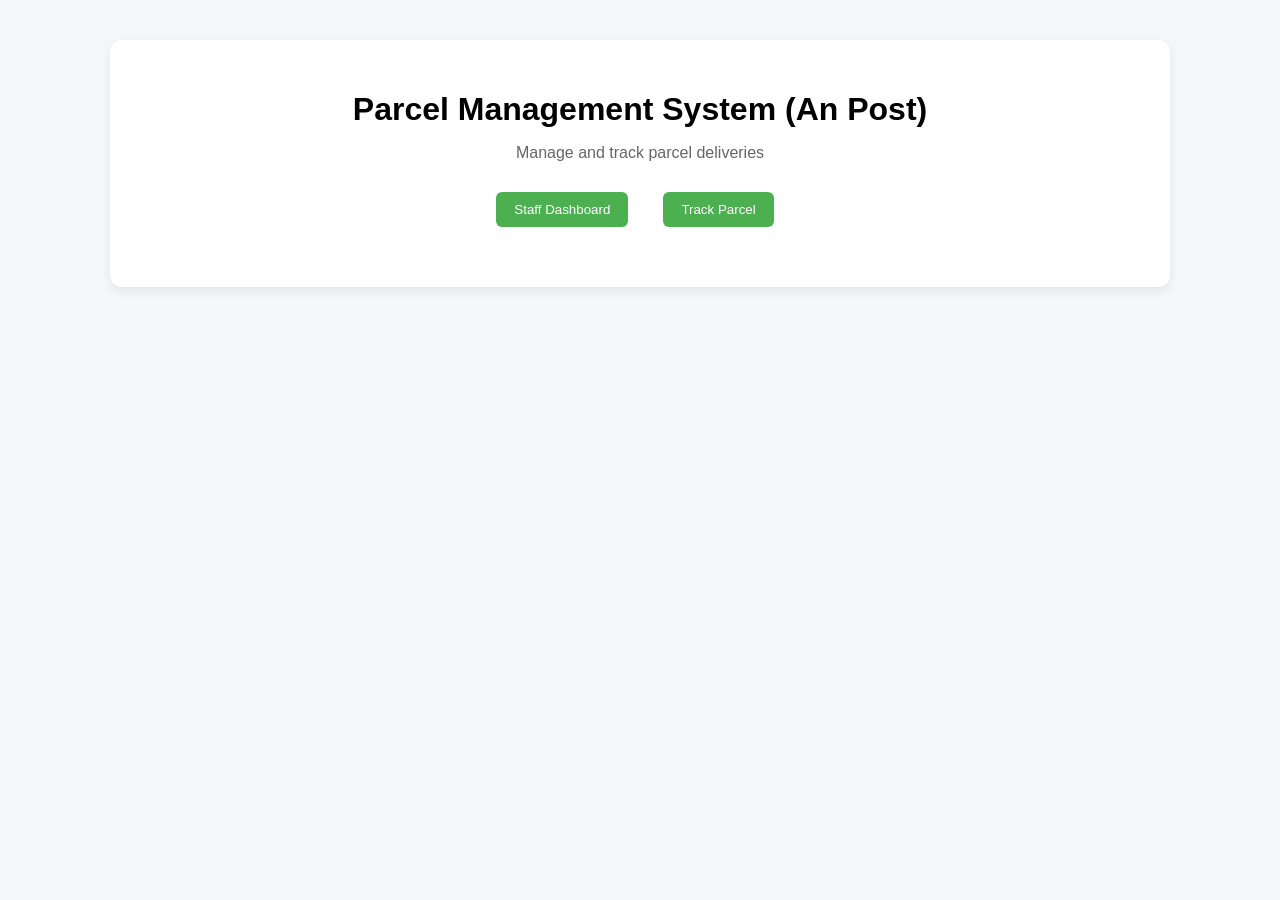
<file: frontend/index.html>
<!DOCTYPE html>
<html>
<head>
  <title>Parcel System</title>
  <link rel="stylesheet" href="style.css">
</head>
<body>

<div class="container">

  <h1>Parcel Management System (An Post)</h1>

  <p class="subtitle">Manage and track parcel deliveries</p>

  <div class="section center">
    <button onclick="location.href='staff.html'">Staff Dashboard</button>
    <button onclick="location.href='customer.html'">Track Parcel</button>
  </div>

</div>

</body>
</html>
</file>
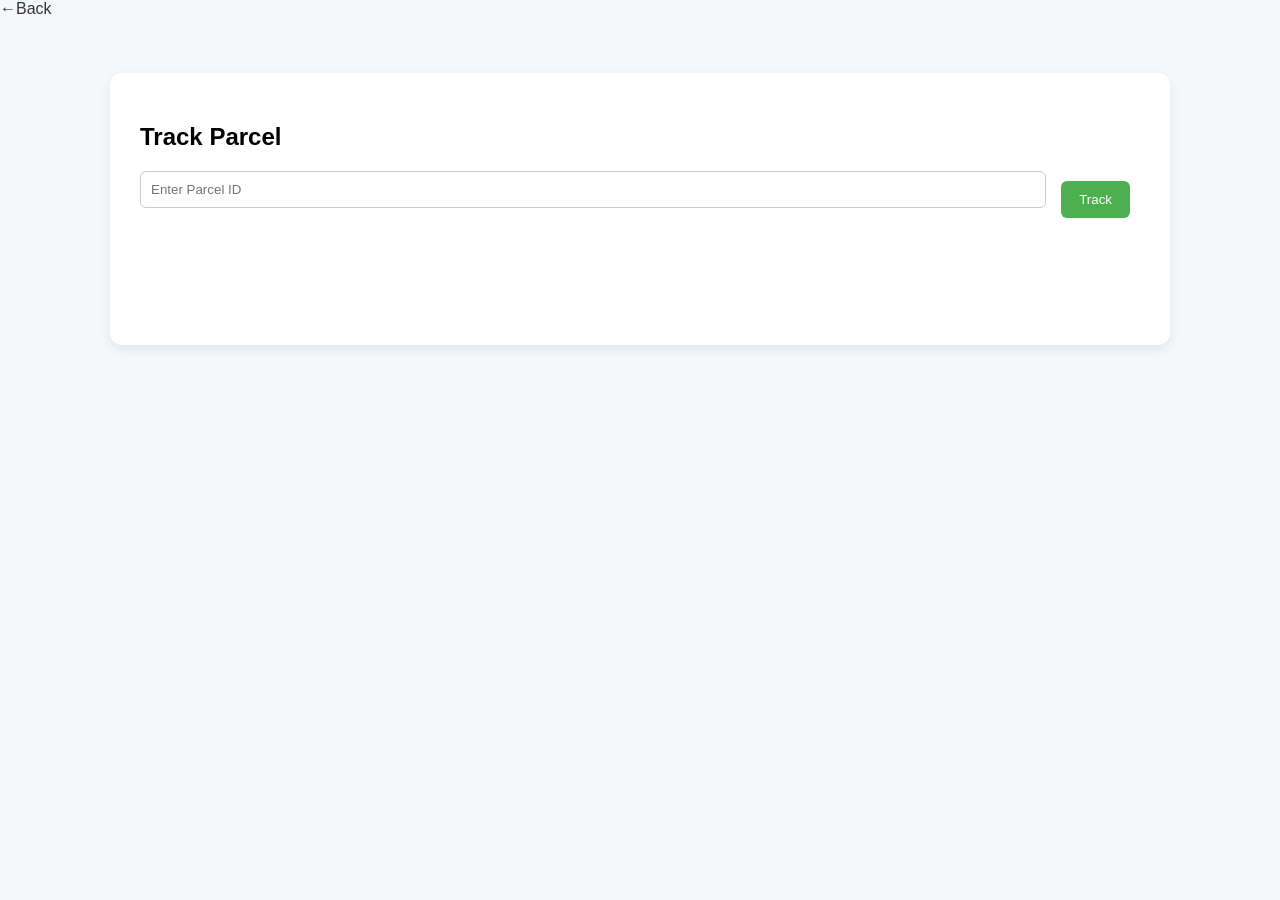
<file: frontend/customer.html>
<html>
<head>
  <title>Track Parcel</title>
  <link rel="stylesheet" href="style.css">
</head>
<body>

<a href="index.html" class="back">&#8592;Back</a>

<div class="container">

  <h2>Track Parcel</h2>

  <div class="section center">
    <input id="trackId" placeholder="Enter Parcel ID">
    <button onclick="trackParcel()">Track</button>
  </div>

  <div class="section center">
    <h3 id="result"></h3>
  </div>

</div>

<script src="customer.js"></script>

</body>
</html>
</file>
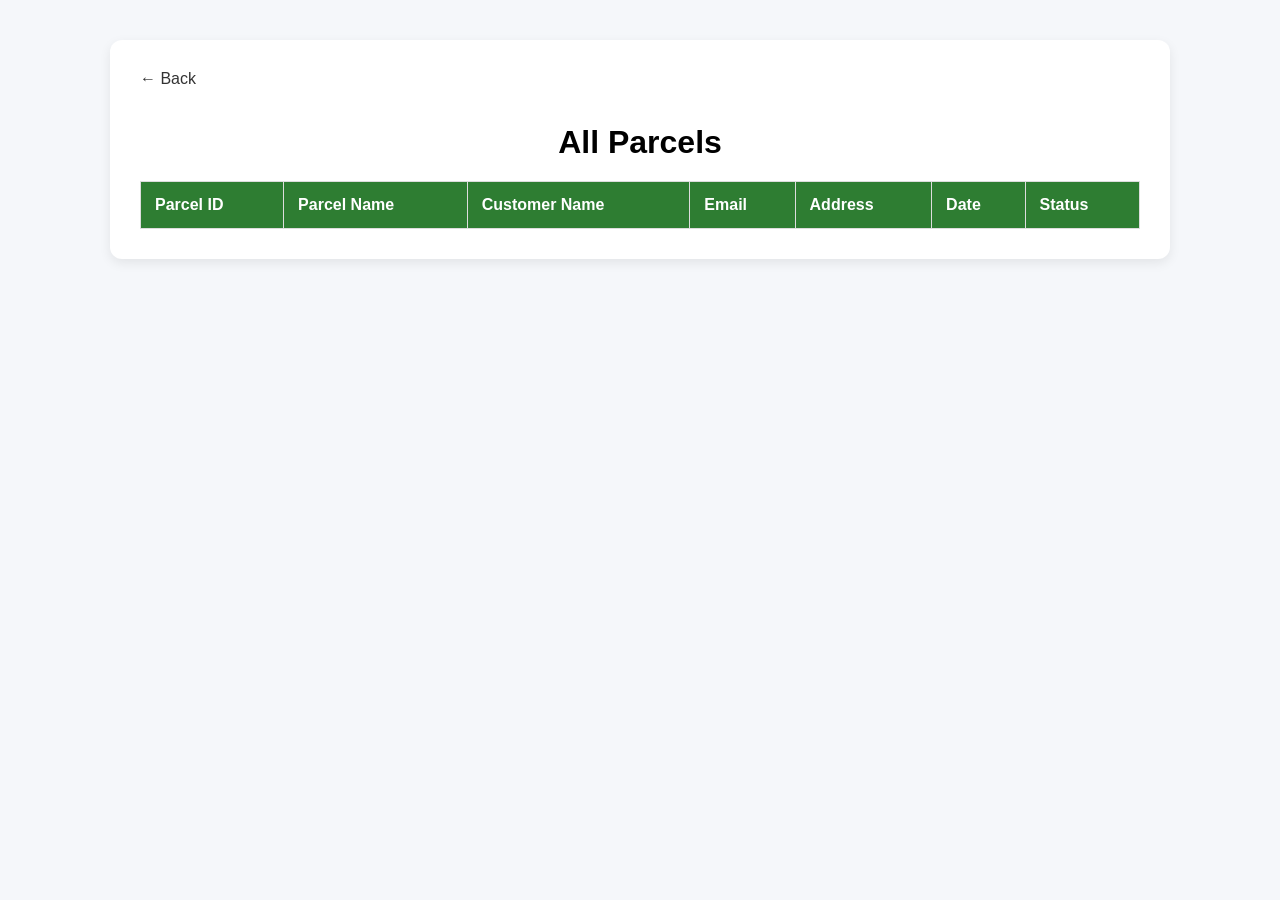
<file: frontend/parcels.html>
<!DOCTYPE html>
<html>
<head>
  <title>All Parcels</title>
  <link rel="stylesheet" href="style.css">
</head>
<body>
<div class="container">
<div class="top-bar">
  <a href="staff.html" class="back-btn">&#8592; Back</a>
</div>

<h1>All Parcels</h1>

<table>
  <thead>
    <tr>
      <th>Parcel ID</th>
      <th>Parcel Name</th>
      <th>Customer Name</th>
      <th>Email</th>
      <th>Address</th>
      <th>Date</th>
      <th>Status</th>
    </tr>
  </thead>
  <tbody id="parcelTable"></tbody>
</table>
</div>
<script src="parcels.js"></script>
</body>
</html>
</file>
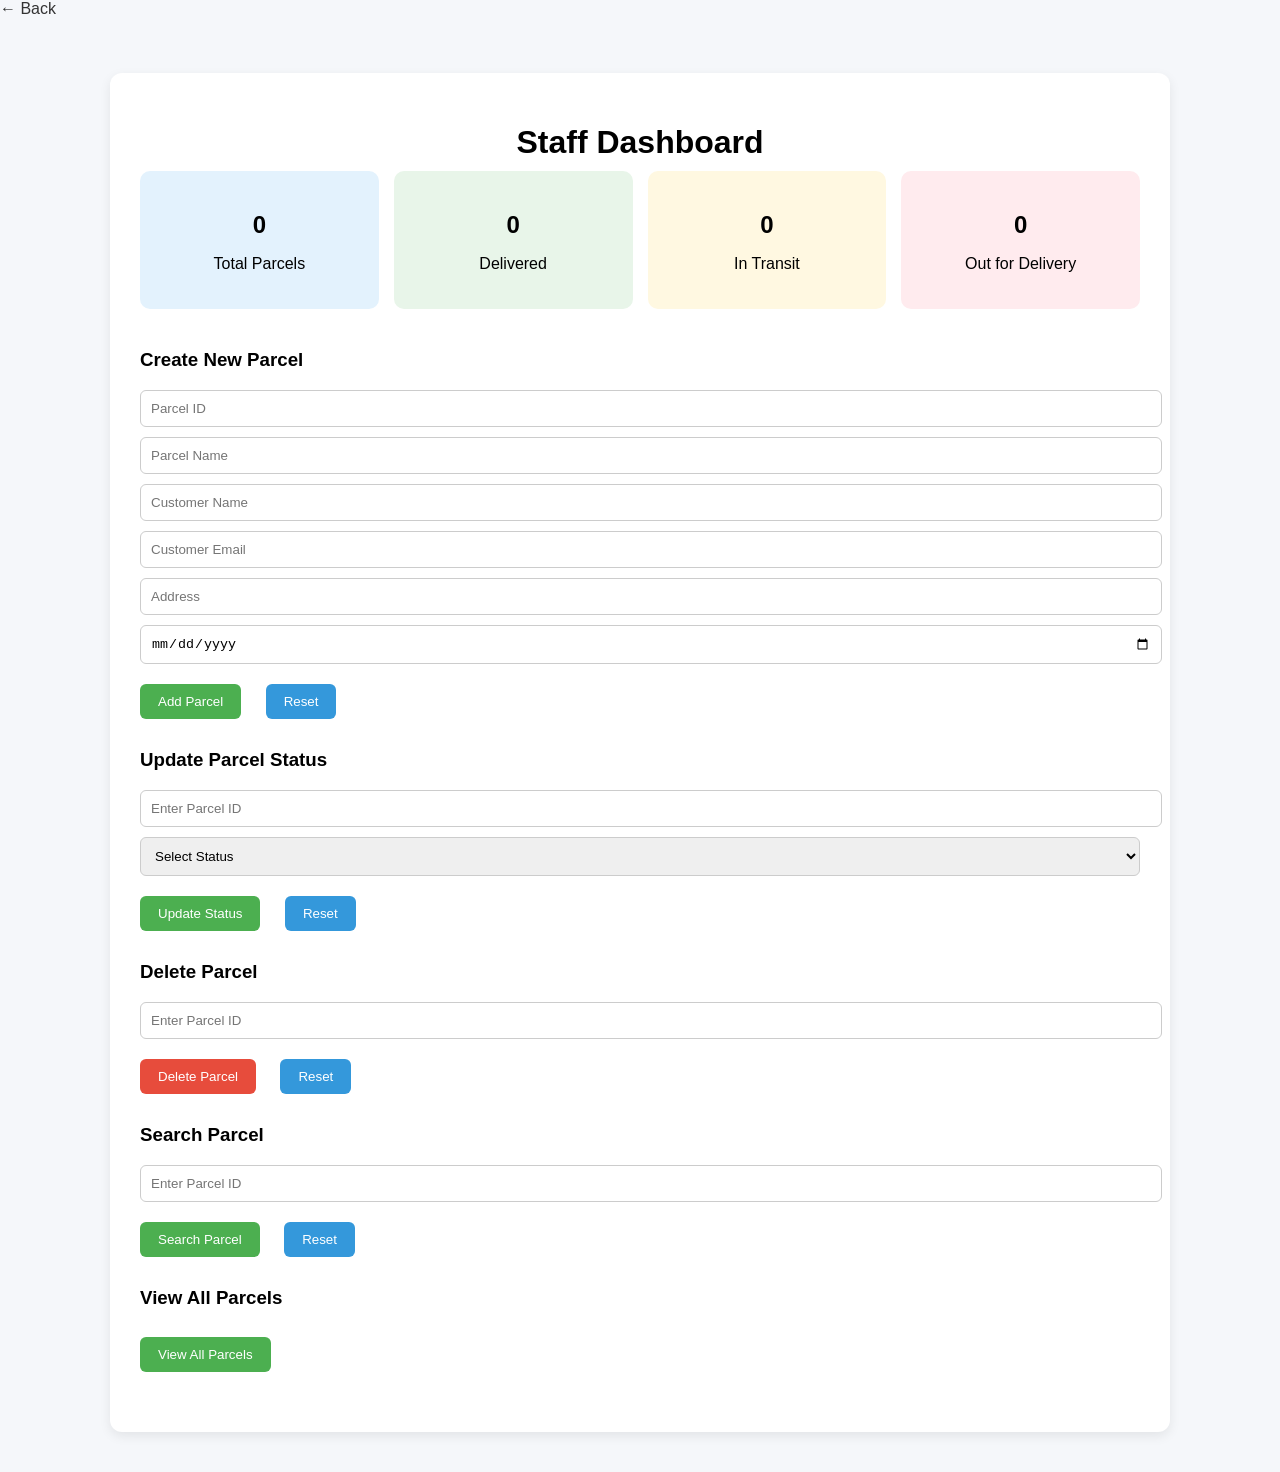
<file: frontend/staff.html>
<!DOCTYPE html>
<html>
<head>
  <title>Staff Dashboard</title>
  <link rel="stylesheet" href="style.css">
</head>
<body>

<a href="index.html" class="back">&#8592; Back</a>

<div class="container">

  <h1>Staff Dashboard</h1>

  <div class="stats">

    <div class="card total">
      <h2 id="totalCount">0</h2>
      <p>Total Parcels</p>
    </div>

    <div class="card delivered">
      <h2 id="deliveredCount">0</h2>
      <p>Delivered</p>
    </div>

    <div class="card transit">
      <h2 id="transitCount">0</h2>
      <p>In Transit</p>
    </div>

    <div class="card out">
      <h2 id="outCount">0</h2>
      <p>Out for Delivery</p>
    </div>
  </div>

  <div class="section">
    <h3>Create New Parcel</h3>
    <input type="text" id="parcelId" placeholder="Parcel ID">
    <input type="text" id="parcelName" placeholder="Parcel Name">
    <input type="text" id="customerName" placeholder="Customer Name"> 
    <input type="email" id="email" placeholder="Customer Email">
    <input type="text" id="address" placeholder="Address">
    <input type="date" id="date">
<button type="button"onclick="addParcel()">Add Parcel</button>
    <button type="button" onclick="resetCreateForm()">Reset</button>
  </div>

  <div class="section">
    <h3>Update Parcel Status</h3>
    <input id="updateId" placeholder="Enter Parcel ID">

    <select id="updateStatus">
      <option value="" disabled selected>Select Status</option>
      <option value="In Transit">In Transit</option>
      <option value="Out for Delivery">Out for Delivery</option>
      <option value="Delivered">Delivered</option>
    </select>
    <button type="button"onclick="updateParcel()">Update Status</button>
    <button type="button"onclick="resetUpdateForm()">Reset</button>
  </div>

  <div class="section">
    <h3>Delete Parcel</h3>
    <input id="deleteId" placeholder="Enter Parcel ID">

    <button class="delete-btn" onclick="deleteParcel()">Delete Parcel</button>
      <button type="button"onclick="resetDeleteForm()">Reset</button>
  
  </div>

  <div class="section">
    <h3>Search Parcel</h3>
    <input type="text" id="searchId" placeholder="Enter Parcel ID">
    <button type="button"onclick="searchParcel()">Search Parcel</button>
<button type="button"onclick="resetSearchForm()">Reset</button>
</div>

  <div class="section">
    <h3>View All Parcels</h3>

    <button onclick="window.location.href='parcels.html'">
      View All Parcels
    </button>
  </div>
</div>
<script src="staff.js"></script>
</body>
</html>
</file>
<file: frontend/style.css>
body {
    font-family: Arial, sans-serif;
    background: #f5f7fa;
    margin: 0;
    padding: 0;
}

.container {
    max-width: 1000px;
    margin: 40px auto;
    background: #ffffff;
    padding: 30px;
    border-radius: 12px;
    box-shadow: 0 4px 12px rgba(0,0,0,0.08);
}

h1 {
    text-align: center;
    margin-bottom: 10px;
}

.subtitle {
    text-align: center;
    color: #666;
    margin-bottom: 20px;
}

.section.center {
    display: flex;
    justify-content: center;
    gap: 15px;
    margin-top: 20px;
}

button {
    background: #4CAF50;
    color: white;
    border: none;
    padding: 10px 18px;
    border-radius: 6px;
    cursor: pointer;
}

button:hover {
    background: #45a049;
}

.stats {
    display: grid;
    grid-template-columns: repeat(4, 1fr);
    gap: 15px;
    margin-bottom: 40px;
}

.card {
    padding: 20px;
    border-radius: 10px;
    text-align: center;
}

.card.total {
    background: #e3f2fd;
}
.card.delivered {
    background: #e8f5e9;
}
.card.transit {
    background: #fff8e1;
}
.card.out {
    background: #ffebee;
}

.container form {
    margin-bottom: 40px;
}

.container h2 {
    margin-top: 40px;
    margin-bottom: 10px;
}

.container h2:first-of-type {
    margin-top: 20px;
}

.container form:first-of-type {
    display: grid;
    grid-template-columns: repeat(3, 1fr);
    gap: 15px;
}


input, select {
    padding: 10px;
    border-radius: 6px;
    border: 1px solid #ccc;
    width: 100%;
}


.container form:first-of-type button {
    grid-column: span 3;
    justify-self: center;
    margin-top: 10px;
    width: 200px;
}

.container form:not(:first-of-type) {
    display: flex;
    align-items: center;
    gap: 10px;
}

a {
    text-decoration: none;
    color: #333;
    display: inline-block;
    margin-bottom: 15px;
}


.container table {
    width: 100%;
    border-collapse: collapse;
    margin-top: 20px;
}

.container table thead {
    background-color: #2e7d32;
    color: white;
}

.container table th {
    padding: 14px;
    text-align: left;
    border: 1px solid #ddd;
}

.container table td {
    padding: 14px;
    border: 1px solid #ddd;
}

.container table tbody tr:nth-child(even) {
    background-color: #f9f9f9;
}

.container table tbody tr:hover {
    background-color: #f1f1f1;
}

.container table td:nth-child(6),
.container table th:nth-child(6) {
    white-space: nowrap;
}

.container table td:nth-child(7),
.container table th:nth-child(7) {
    white-space: nowrap;
}

button {
    margin-right: 10px;
    margin-top: 10px;
}


.section {
    margin-bottom: 30px;
}


.section input,
.section select {
    margin-bottom: 10px;
}

.section button {
    display: inline-block;
}

.section button + button {
    margin-left: 10px;
}

button[onclick*="reset"] {
    background-color: #3498db;
    color: white;
}

button[onclick*="reset"]:hover {
    background-color: #2980b9;
}


button[onclick*="delete"] {
    background-color: #e74c3c;
    color: white;
}

button[onclick*="delete"]:hover {
    background-color: #c0392b;
}
</file>
